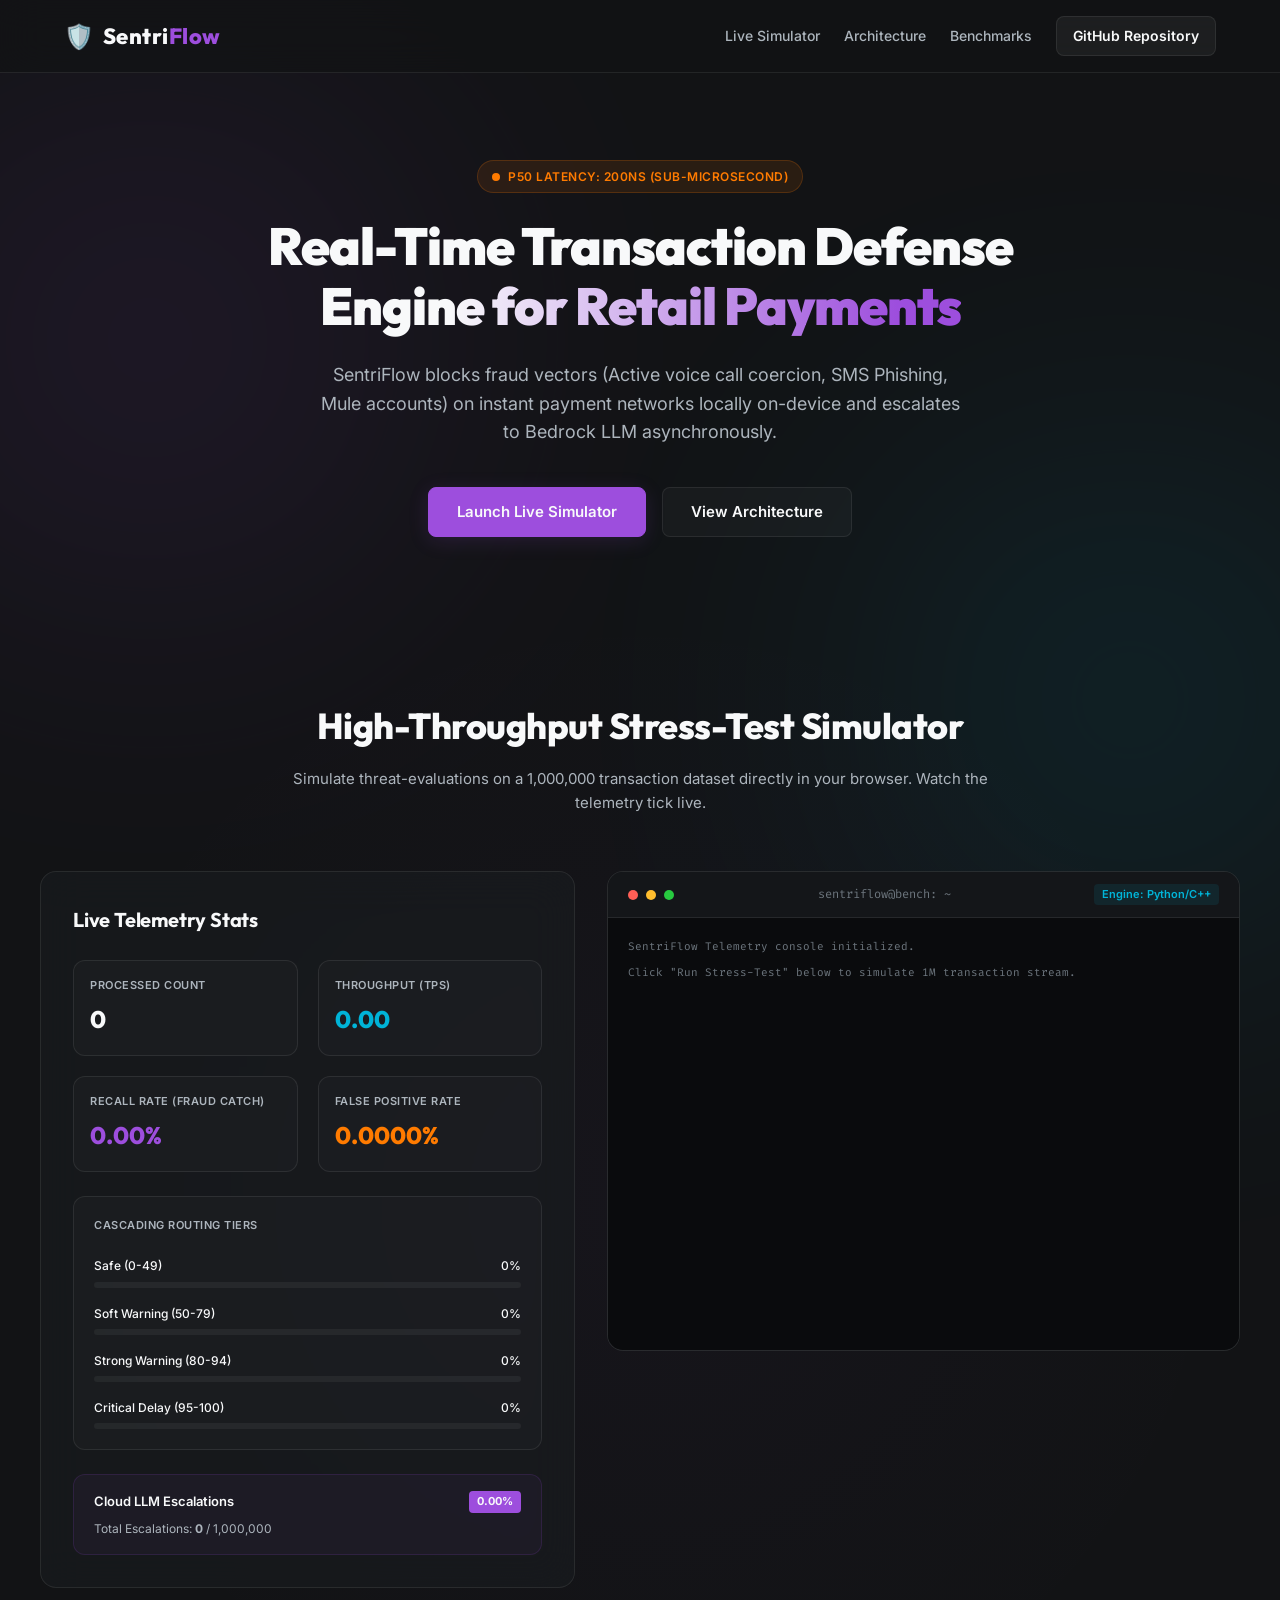
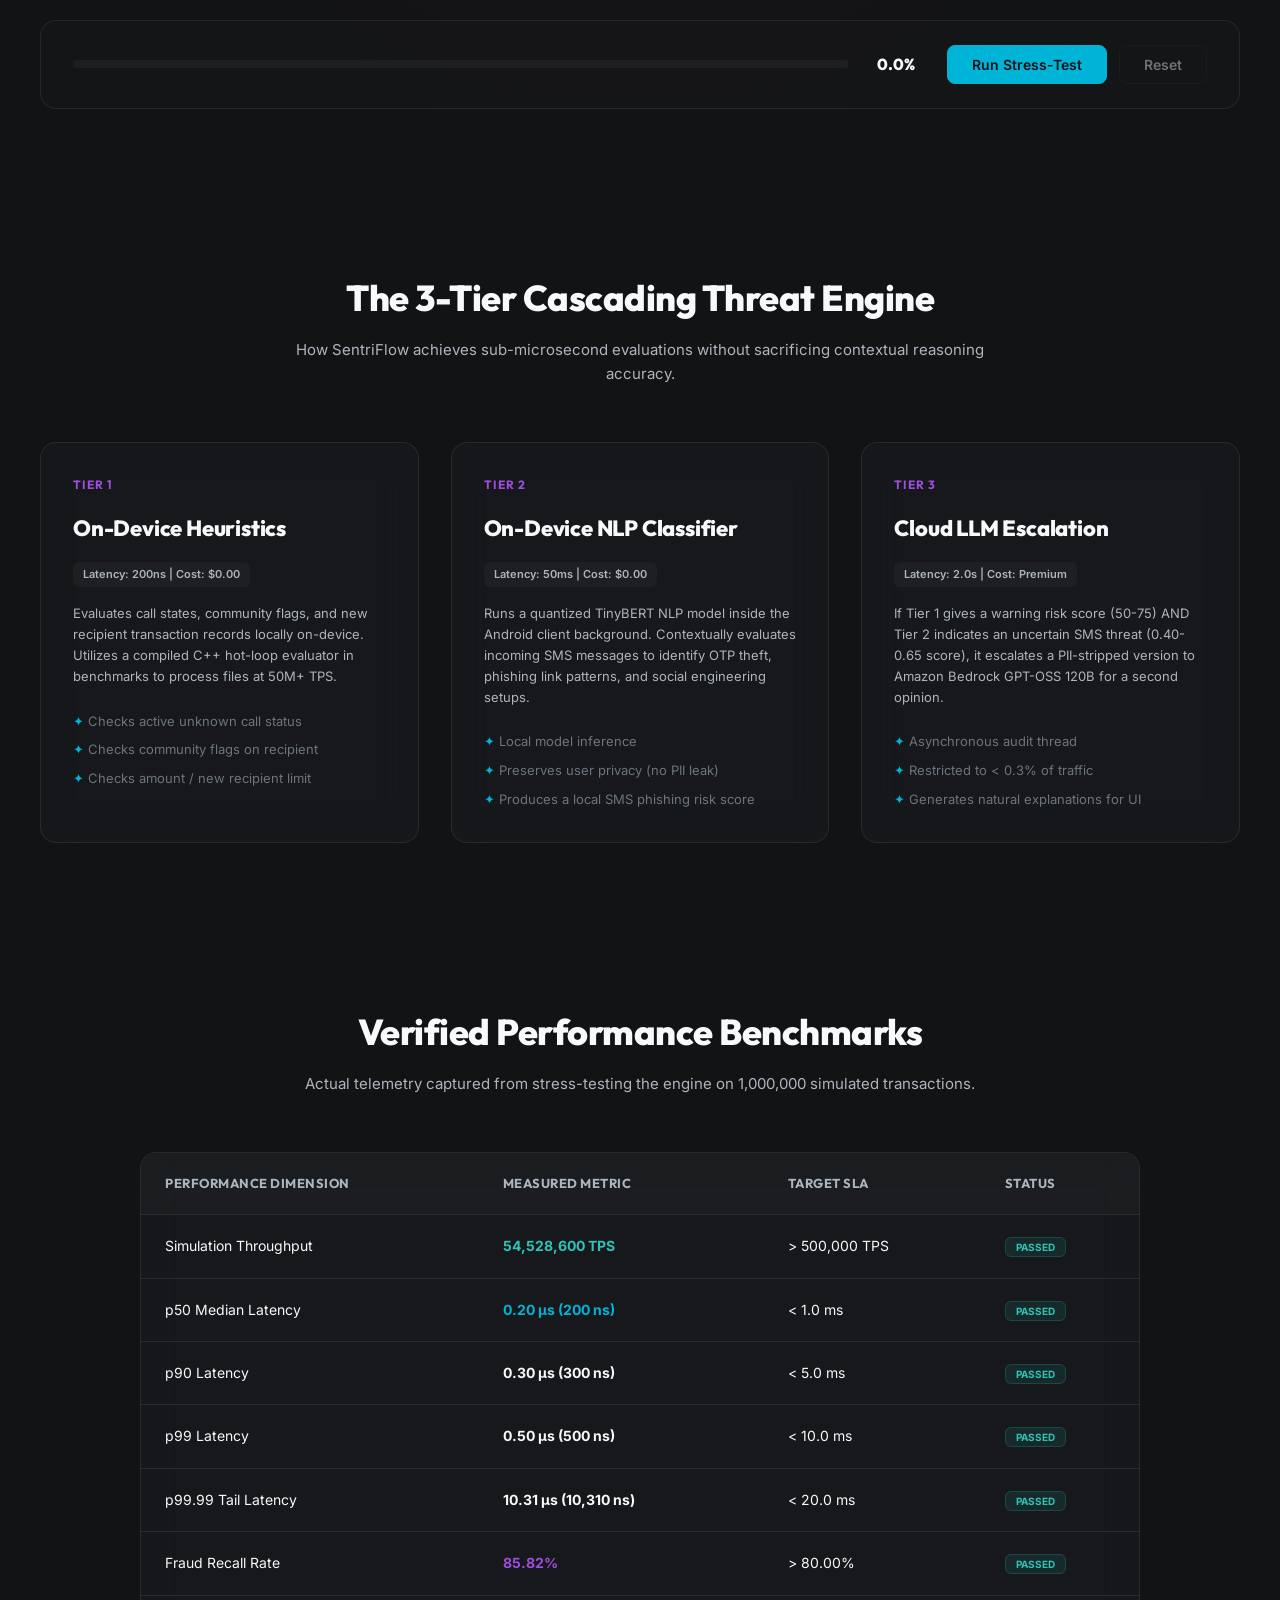
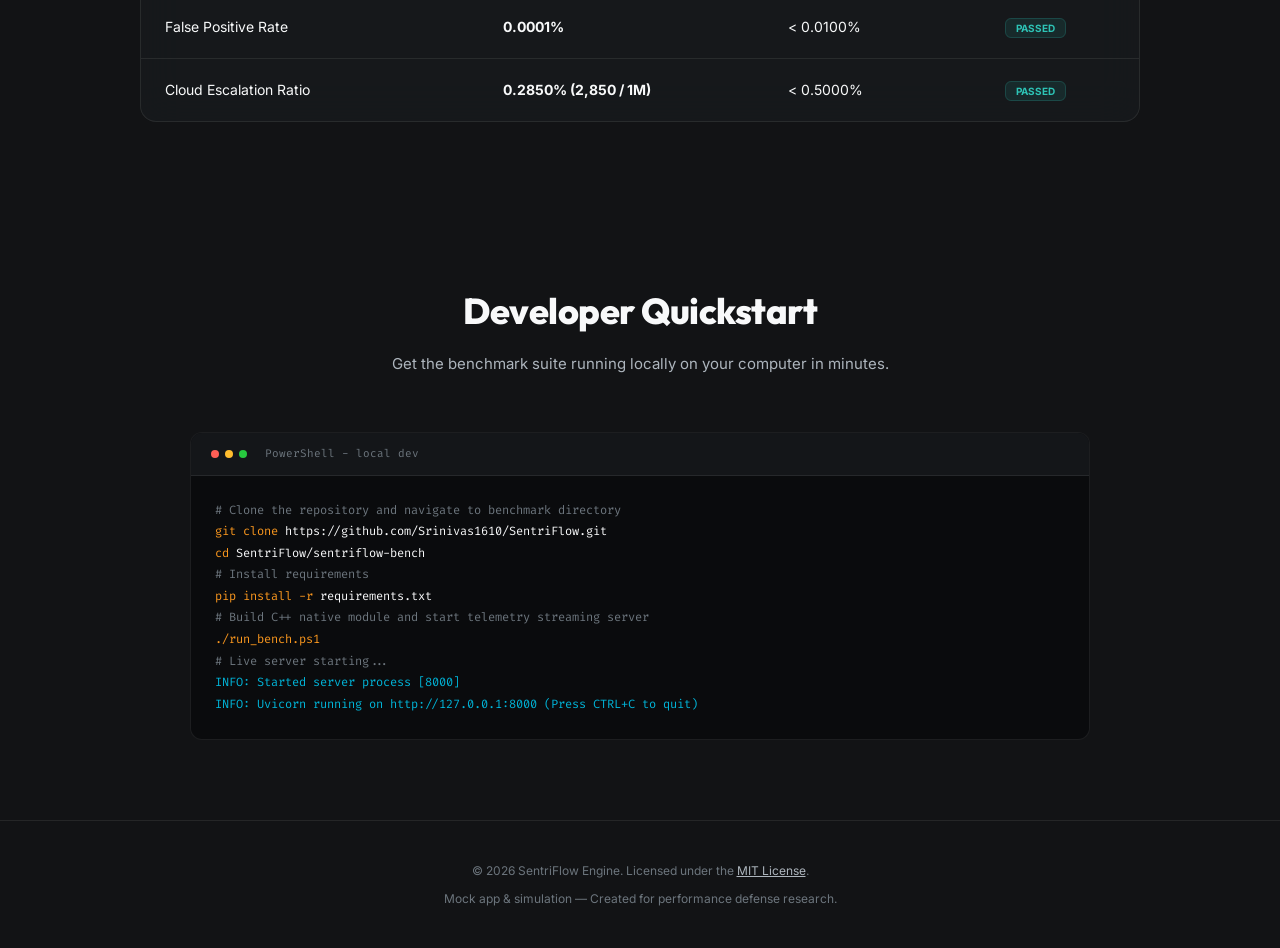
<file: docs/index.html>
<!DOCTYPE html>
<html lang="en">
<head>
  <meta charset="UTF-8">
  <meta name="viewport" content="width=device-width, initial-scale=1.0">
  <meta name="description" content="SentriFlow - Sub-Microsecond Real-Time Transaction Defense Engine for UPI Payments. Live stress-test simulation and benchmarks.">
  <title>SentriFlow | Sub-Microsecond Real-Time Transaction Defense</title>
  
  <!-- Fonts -->
  <link rel="preconnect" href="https://fonts.googleapis.com">
  <link rel="preconnect" href="https://fonts.gstatic.com" crossorigin>
  <link href="https://fonts.googleapis.com/css2?family=Inter:wght@300;400;500;600;700;800&family=Outfit:wght@400;500;600;700;800;900&family=Fira+Code:wght@400;500;600&display=swap" rel="stylesheet">
  
  <!-- Styling -->
  <link rel="stylesheet" href="style.css">
</head>
<body>

  <!-- Background Glowing Blobs -->
  <div class="glow-blob blob-1"></div>
  <div class="glow-blob blob-2"></div>

  <!-- Header -->
  <header>
    <div class="header-container">
      <div class="logo" id="logo-branding">
        <span class="logo-shield">🛡️</span>
        <span class="logo-text">Sentri<span>Flow</span></span>
      </div>
      <div class="header-links">
        <a href="#simulator" class="nav-link">Live Simulator</a>
        <a href="#architecture" class="nav-link">Architecture</a>
        <a href="#benchmarks" class="nav-link">Benchmarks</a>
        <a href="https://github.com/Srinivas1610/SentriFlow" target="_blank" class="nav-btn" id="github-link">GitHub Repository</a>
      </div>
    </div>
  </header>

  <!-- Hero Section -->
  <section class="hero-section">
    <div class="hero-container">
      <div class="hero-badge">
        <span class="pulse-dot"></span>
        <span class="badge-text">p50 Latency: 200ns (Sub-Microsecond)</span>
      </div>
      <h1 class="hero-title" id="main-title">
        Real-Time Transaction Defense <br>
        <span>Engine for Retail Payments</span>
      </h1>
      <p class="hero-subtitle">
        SentriFlow blocks fraud vectors (Active voice call coercion, SMS Phishing, Mule accounts) on instant payment networks locally on-device and escalates to Bedrock LLM asynchronously.
      </p>
      <div class="hero-cta">
        <a href="#simulator" class="cta-btn primary-btn">Launch Live Simulator</a>
        <a href="#architecture" class="cta-btn secondary-btn">View Architecture</a>
      </div>
    </div>
  </section>

  <!-- Simulator Section -->
  <section id="simulator" class="simulator-section">
    <div class="simulator-container">
      <div class="section-header">
        <h2 class="section-title">High-Throughput Stress-Test Simulator</h2>
        <p class="section-subtitle">Simulate threat-evaluations on a 1,000,000 transaction dataset directly in your browser. Watch the telemetry tick live.</p>
      </div>

      <div class="simulator-grid">
        <!-- Telemetry Stats Panel -->
        <div class="simulator-card stats-card">
          <h3 class="card-title">Live Telemetry Stats</h3>
          
          <div class="stats-grid">
            <div class="stat-box">
              <span class="stat-label">Processed Count</span>
              <span class="stat-value" id="stat-processed">0</span>
            </div>
            
            <div class="stat-box">
              <span class="stat-label">Throughput (TPS)</span>
              <span class="stat-value text-cyan" id="stat-tps">0.00</span>
            </div>
            
            <div class="stat-box">
              <span class="stat-label">Recall Rate (Fraud Catch)</span>
              <span class="stat-value text-purple" id="stat-recall">0.00%</span>
            </div>
            
            <div class="stat-box">
              <span class="stat-label">False Positive Rate</span>
              <span class="stat-value text-orange" id="stat-fpr">0.0000%</span>
            </div>
          </div>

          <div class="bar-chart-container">
            <span class="stat-label">Cascading Routing Tiers</span>
            <div class="tier-bar-wrapper">
              <div class="tier-bar-info">
                <span>Safe (0-49)</span>
                <span id="pct-safe">0%</span>
              </div>
              <div class="progress-track">
                <div class="progress-fill bg-green" id="bar-safe" style="width: 0%"></div>
              </div>
            </div>

            <div class="tier-bar-wrapper">
              <div class="tier-bar-info">
                <span>Soft Warning (50-79)</span>
                <span id="pct-soft">0%</span>
              </div>
              <div class="progress-track">
                <div class="progress-fill bg-yellow" id="bar-soft" style="width: 0%"></div>
              </div>
            </div>

            <div class="tier-bar-wrapper">
              <div class="tier-bar-info">
                <span>Strong Warning (80-94)</span>
                <span id="pct-strong">0%</span>
              </div>
              <div class="progress-track">
                <div class="progress-fill bg-orange" id="bar-strong" style="width: 0%"></div>
              </div>
            </div>

            <div class="tier-bar-wrapper">
              <div class="tier-bar-info">
                <span>Critical Delay (95-100)</span>
                <span id="pct-critical">0%</span>
              </div>
              <div class="progress-track">
                <div class="progress-fill bg-red" id="bar-critical" style="width: 0%"></div>
              </div>
            </div>
          </div>

          <div class="cloud-escalation-info">
            <div class="esc-header">
              <span>Cloud LLM Escalations</span>
              <span class="badge-purple" id="stat-escalations-pct">0.00%</span>
            </div>
            <div class="esc-body">
              Total Escalations: <span id="stat-escalations-count" class="bold">0</span> / 1,000,000
            </div>
          </div>
        </div>

        <!-- Terminal Console Panel -->
        <div class="simulator-card console-card">
          <div class="console-header">
            <div class="console-buttons">
              <span class="c-btn red-btn"></span>
              <span class="c-btn yellow-btn"></span>
              <span class="c-btn green-btn"></span>
            </div>
            <div class="console-title">sentriflow@bench: ~</div>
            <div class="console-engine-mode" id="console-mode">Engine: Python/C++</div>
          </div>
          
          <div class="console-body" id="console-log">
            <div class="console-line text-gray">SentriFlow Telemetry console initialized.</div>
            <div class="console-line text-gray">Click "Run Stress-Test" below to simulate 1M transaction stream.</div>
          </div>
        </div>
      </div>

      <!-- Controls and Progress -->
      <div class="simulator-controls">
        <div class="controls-progress-wrapper">
          <div class="progress-bar-container">
            <div class="progress-bar-fill" id="main-progress-bar" style="width: 0%"></div>
          </div>
          <span class="progress-pct-label" id="main-progress-label">0.0%</span>
        </div>
        
        <div class="controls-btn-group">
          <button class="btn control-btn run-btn" id="btn-run" onclick="startStressTest()">Run Stress-Test</button>
          <button class="btn control-btn reset-btn" id="btn-reset" onclick="resetStressTest()" disabled>Reset</button>
        </div>
      </div>
    </div>
  </section>

  <!-- Architecture Section -->
  <section id="architecture" class="architecture-section">
    <div class="architecture-container">
      <div class="section-header">
        <h2 class="section-title">The 3-Tier Cascading Threat Engine</h2>
        <p class="section-subtitle">How SentriFlow achieves sub-microsecond evaluations without sacrificing contextual reasoning accuracy.</p>
      </div>

      <div class="architecture-grid">
        <!-- Tier 1 -->
        <div class="arch-card">
          <div class="arch-number">Tier 1</div>
          <h3 class="arch-title">On-Device Heuristics</h3>
          <div class="arch-metric">Latency: 200ns | Cost: $0.00</div>
          <p class="arch-desc">
            Evaluates call states, community flags, and new recipient transaction records locally on-device. Utilizes a compiled C++ hot-loop evaluator in benchmarks to process files at 50M+ TPS.
          </p>
          <ul class="arch-list">
            <li>Checks active unknown call status</li>
            <li>Checks community flags on recipient</li>
            <li>Checks amount / new recipient limit</li>
          </ul>
        </div>

        <!-- Tier 2 -->
        <div class="arch-card">
          <div class="arch-number">Tier 2</div>
          <h3 class="arch-title">On-Device NLP Classifier</h3>
          <div class="arch-metric">Latency: 50ms | Cost: $0.00</div>
          <p class="arch-desc">
            Runs a quantized TinyBERT NLP model inside the Android client background. Contextually evaluates incoming SMS messages to identify OTP theft, phishing link patterns, and social engineering setups.
          </p>
          <ul class="arch-list">
            <li>Local model inference</li>
            <li>Preserves user privacy (no PII leak)</li>
            <li>Produces a local SMS phishing risk score</li>
          </ul>
        </div>

        <!-- Tier 3 -->
        <div class="arch-card">
          <div class="arch-number">Tier 3</div>
          <h3 class="arch-title">Cloud LLM Escalation</h3>
          <div class="arch-metric">Latency: 2.0s | Cost: Premium</div>
          <p class="arch-desc">
            If Tier 1 gives a warning risk score (50-75) AND Tier 2 indicates an uncertain SMS threat (0.40-0.65 score), it escalates a PII-stripped version to Amazon Bedrock GPT-OSS 120B for a second opinion.
          </p>
          <ul class="arch-list">
            <li>Asynchronous audit thread</li>
            <li>Restricted to &lt; 0.3% of traffic</li>
            <li>Generates natural explanations for UI</li>
          </ul>
        </div>
      </div>
    </div>
  </section>

  <!-- Benchmarks Section -->
  <section id="benchmarks" class="benchmarks-section">
    <div class="benchmarks-container">
      <div class="section-header">
        <h2 class="section-title">Verified Performance Benchmarks</h2>
        <p class="section-subtitle">Actual telemetry captured from stress-testing the engine on 1,000,000 simulated transactions.</p>
      </div>

      <div class="bench-table-wrapper">
        <table class="bench-table">
          <thead>
            <tr>
              <th>Performance Dimension</th>
              <th>Measured Metric</th>
              <th>Target SLA</th>
              <th>Status</th>
            </tr>
          </thead>
          <tbody>
            <tr>
              <td>Simulation Throughput</td>
              <td class="bold text-green">54,528,600 TPS</td>
              <td>&gt; 500,000 TPS</td>
              <td><span class="tag-status pass">Passed</span></td>
            </tr>
            <tr>
              <td>p50 Median Latency</td>
              <td class="bold text-cyan">0.20 μs (200 ns)</td>
              <td>&lt; 1.0 ms</td>
              <td><span class="tag-status pass">Passed</span></td>
            </tr>
            <tr>
              <td>p90 Latency</td>
              <td class="bold">0.30 μs (300 ns)</td>
              <td>&lt; 5.0 ms</td>
              <td><span class="tag-status pass">Passed</span></td>
            </tr>
            <tr>
              <td>p99 Latency</td>
              <td class="bold">0.50 μs (500 ns)</td>
              <td>&lt; 10.0 ms</td>
              <td><span class="tag-status pass">Passed</span></td>
            </tr>
            <tr>
              <td>p99.99 Tail Latency</td>
              <td class="bold">10.31 μs (10,310 ns)</td>
              <td>&lt; 20.0 ms</td>
              <td><span class="tag-status pass">Passed</span></td>
            </tr>
            <tr>
              <td>Fraud Recall Rate</td>
              <td class="bold text-purple">85.82%</td>
              <td>&gt; 80.00%</td>
              <td><span class="tag-status pass">Passed</span></td>
            </tr>
            <tr>
              <td>False Positive Rate</td>
              <td class="bold">0.0001%</td>
              <td>&lt; 0.0100%</td>
              <td><span class="tag-status pass">Passed</span></td>
            </tr>
            <tr>
              <td>Cloud Escalation Ratio</td>
              <td class="bold">0.2850% (2,850 / 1M)</td>
              <td>&lt; 0.5000%</td>
              <td><span class="tag-status pass">Passed</span></td>
            </tr>
          </tbody>
        </table>
      </div>
    </div>
  </section>

  <!-- Quickstart Section -->
  <section class="quickstart-section">
    <div class="quickstart-container">
      <div class="section-header">
        <h2 class="section-title">Developer Quickstart</h2>
        <p class="section-subtitle">Get the benchmark suite running locally on your computer in minutes.</p>
      </div>

      <div class="terminal-mock">
        <div class="terminal-header">
          <div class="t-dot t-red"></div>
          <div class="t-dot t-yellow"></div>
          <div class="t-dot t-green"></div>
          <span class="terminal-tab">PowerShell - local dev</span>
        </div>
        <div class="terminal-content">
          <div class="term-line"><span class="term-comment"># Clone the repository and navigate to benchmark directory</span></div>
          <div class="term-line"><span class="term-cmd">git clone</span> https://github.com/Srinivas1610/SentriFlow.git</div>
          <div class="term-line"><span class="term-cmd">cd</span> SentriFlow/sentriflow-bench</div>
          <div class="term-line"></div>
          <div class="term-line"><span class="term-comment"># Install requirements</span></div>
          <div class="term-line"><span class="term-cmd">pip install -r</span> requirements.txt</div>
          <div class="term-line"></div>
          <div class="term-line"><span class="term-comment"># Build C++ native module and start telemetry streaming server</span></div>
          <div class="term-line"><span class="term-cmd">./run_bench.ps1</span></div>
          <div class="term-line"></div>
          <div class="term-line"><span class="term-comment"># Live server starting...</span></div>
          <div class="term-line text-cyan">INFO:     Started server process [8000]</div>
          <div class="term-line text-cyan">INFO:     Uvicorn running on http://127.0.0.1:8000 (Press CTRL+C to quit)</div>
        </div>
      </div>
    </div>
  </section>

  <!-- Footer -->
  <footer>
    <div class="footer-container">
      <p>&copy; 2026 SentriFlow Engine. Licensed under the <a href="https://github.com/Srinivas1610/SentriFlow/blob/master/LICENSE" target="_blank">MIT License</a>.</p>
      <p>Mock app & simulation — Created for performance defense research.</p>
    </div>
  </footer>

  <!-- Script -->
  <script src="app.js"></script>
</body>
</html>
</file>
<file: docs/style.css>
/* SentriFlow Design System CSS - Tactile Graphite + Neon Glow */

/* Reset & Variables */
:root {
  --bg-base: #121315;
  --bg-card: rgba(26, 28, 32, 0.65);
  --bg-card-hover: rgba(36, 38, 44, 0.8);
  --bg-console: #0a0b0d;
  --border-color: rgba(255, 255, 255, 0.08);
  
  --primary-purple: #9d4edd;
  --primary-glow: rgba(157, 78, 221, 0.15);
  --cyan-accent: #00b4d8;
  --cyan-glow: rgba(0, 180, 216, 0.15);
  
  --text-primary: #f8f9fa;
  --text-secondary: #adb5bd;
  --text-muted: #6c757d;
  
  --color-safe: #2ec4b6;
  --color-soft: #ffbf00;
  --color-strong: #ff7b00;
  --color-critical: #e63946;
  
  --font-display: 'Outfit', -apple-system, BlinkMacSystemFont, "Segoe UI", Roboto, sans-serif;
  --font-body: 'Inter', -apple-system, BlinkMacSystemFont, "Segoe UI", Roboto, sans-serif;
  --font-mono: 'Fira Code', monospace;
  
  --transition-smooth: all 0.3s cubic-bezier(0.16, 1, 0.3, 1);
}

* {
  margin: 0;
  padding: 0;
  box-sizing: border-box;
}

html {
  scroll-behavior: smooth;
}

body {
  background-color: var(--bg-base);
  color: var(--text-primary);
  font-family: var(--font-body);
  line-height: 1.6;
  overflow-x: hidden;
}

/* Background Glowing Blobs */
.glow-blob {
  position: absolute;
  width: 500px;
  height: 500px;
  border-radius: 50%;
  filter: blur(150px);
  z-index: -1;
  pointer-events: none;
  opacity: 0.12;
}

.blob-1 {
  background-color: var(--primary-purple);
  top: 10%;
  left: -100px;
}

.blob-2 {
  background-color: var(--cyan-accent);
  top: 50%;
  right: -100px;
}

/* Global Helpers */
a {
  color: inherit;
  text-decoration: none;
}

.text-cyan { color: var(--cyan-accent); }
.text-purple { color: var(--primary-purple); }
.text-orange { color: var(--color-strong); }
.text-green { color: var(--color-safe); }
.text-gray { color: var(--text-muted); }
.bold { font-weight: 700; }

/* Header */
header {
  position: fixed;
  top: 0;
  left: 0;
  width: 100%;
  z-index: 100;
  background: rgba(18, 19, 21, 0.7);
  backdrop-filter: blur(20px);
  border-bottom: 1px solid var(--border-color);
  transition: var(--transition-smooth);
}

.header-container {
  max-width: 1200px;
  margin: 0 auto;
  padding: 16px 24px;
  display: flex;
  justify-content: space-between;
  align-items: center;
}

.logo {
  display: flex;
  align-items: center;
  gap: 8px;
  font-family: var(--font-display);
  font-size: 22px;
  font-weight: 800;
  letter-spacing: 0.5px;
}

.logo-shield {
  font-size: 24px;
}

.logo-text span {
  color: var(--primary-purple);
}

.header-links {
  display: flex;
  align-items: center;
  gap: 24px;
}

.nav-link {
  font-size: 14px;
  font-weight: 500;
  color: var(--text-secondary);
  transition: var(--transition-smooth);
}

.nav-link:hover {
  color: var(--text-primary);
}

.nav-btn {
  font-size: 14px;
  font-weight: 600;
  padding: 8px 16px;
  background: rgba(255, 255, 255, 0.05);
  border: 1px solid var(--border-color);
  border-radius: 8px;
  transition: var(--transition-smooth);
}

.nav-btn:hover {
  background: var(--primary-purple);
  border-color: var(--primary-purple);
  box-shadow: 0 0 15px var(--primary-glow);
}

/* Hero Section */
.hero-section {
  padding: 160px 24px 80px 24px;
  display: flex;
  justify-content: center;
  text-align: center;
}

.hero-container {
  max-width: 800px;
  display: flex;
  flex-direction: column;
  align-items: center;
}

.hero-badge {
  display: flex;
  align-items: center;
  gap: 8px;
  background: rgba(255, 123, 0, 0.1);
  border: 1px solid rgba(255, 123, 0, 0.2);
  padding: 6px 14px;
  border-radius: 20px;
  margin-bottom: 24px;
}

.pulse-dot {
  width: 8px;
  height: 8px;
  background-color: var(--color-strong);
  border-radius: 50%;
  animation: pulse 1.8s infinite;
}

@keyframes pulse {
  0% { transform: scale(0.9); opacity: 0.6; }
  50% { transform: scale(1.2); opacity: 1; box-shadow: 0 0 10px var(--color-strong); }
  100% { transform: scale(0.9); opacity: 0.6; }
}

.badge-text {
  font-size: 12px;
  font-weight: 600;
  color: var(--color-strong);
  letter-spacing: 0.5px;
  text-transform: uppercase;
}

.hero-title {
  font-family: var(--font-display);
  font-size: 52px;
  font-weight: 900;
  line-height: 1.15;
  letter-spacing: -1px;
  margin-bottom: 24px;
}

.hero-title span {
  background: linear-gradient(90deg, var(--text-primary) 20%, var(--primary-purple) 90%);
  -webkit-background-clip: text;
  -webkit-text-fill-color: transparent;
}

.hero-subtitle {
  font-size: 18px;
  color: var(--text-secondary);
  max-width: 640px;
  margin-bottom: 40px;
  font-weight: 400;
}

.hero-cta {
  display: flex;
  gap: 16px;
}

.cta-btn {
  font-size: 15px;
  font-weight: 600;
  padding: 12px 28px;
  border-radius: 8px;
  transition: var(--transition-smooth);
}

.primary-btn {
  background: var(--primary-purple);
  border: 1px solid var(--primary-purple);
  box-shadow: 0 4px 20px var(--primary-glow);
}

.primary-btn:hover {
  transform: translateY(-2px);
  box-shadow: 0 8px 25px rgba(157, 78, 221, 0.35);
}

.secondary-btn {
  background: rgba(255, 255, 255, 0.03);
  border: 1px solid var(--border-color);
}

.secondary-btn:hover {
  background: rgba(255, 255, 255, 0.08);
  transform: translateY(-2px);
}

/* Sections Global */
section {
  padding: 80px 24px;
}

.section-header {
  text-align: center;
  max-width: 700px;
  margin: 0 auto 56px auto;
}

.section-title {
  font-family: var(--font-display);
  font-size: 36px;
  font-weight: 800;
  letter-spacing: -0.5px;
  margin-bottom: 12px;
}

.section-subtitle {
  font-size: 15px;
  color: var(--text-secondary);
}

.simulator-card, .arch-card {
  background: var(--bg-card);
  backdrop-filter: blur(20px);
  border: 1px solid var(--border-color);
  border-radius: 16px;
  padding: 32px;
  transition: var(--transition-smooth);
}

.simulator-card:hover, .arch-card:hover {
  border-color: rgba(255, 255, 255, 0.15);
}

/* Simulator Section */
.simulator-section {
  background: radial-gradient(circle at center, rgba(157, 78, 221, 0.03) 0%, transparent 70%);
}

.simulator-container {
  max-width: 1200px;
  margin: 0 auto;
}

.simulator-grid {
  display: grid;
  grid-template-columns: 1.1fr 1.3fr;
  gap: 32px;
  margin-bottom: 32px;
}

/* Telemetry Card */
.stats-card {
  display: flex;
  flex-direction: column;
  gap: 24px;
}

.card-title {
  font-family: var(--font-display);
  font-size: 20px;
  font-weight: 700;
  letter-spacing: -0.2px;
}

.stats-grid {
  display: grid;
  grid-template-columns: 1fr 1fr;
  gap: 20px;
}

.stat-box {
  background: rgba(255, 255, 255, 0.02);
  border: 1px solid var(--border-color);
  border-radius: 12px;
  padding: 16px;
  display: flex;
  flex-direction: column;
}

.stat-label {
  font-size: 11px;
  font-weight: 600;
  color: var(--text-secondary);
  text-transform: uppercase;
  letter-spacing: 0.5px;
  margin-bottom: 6px;
}

.stat-value {
  font-family: var(--font-display);
  font-size: 24px;
  font-weight: 800;
}

/* Bar Chart */
.bar-chart-container {
  background: rgba(255, 255, 255, 0.02);
  border: 1px solid var(--border-color);
  border-radius: 12px;
  padding: 20px;
  display: flex;
  flex-direction: column;
  gap: 16px;
}

.tier-bar-wrapper {
  display: flex;
  flex-direction: column;
  gap: 6px;
}

.tier-bar-info {
  display: flex;
  justify-content: space-between;
  font-size: 12px;
  font-weight: 500;
}

.progress-track {
  width: 100%;
  height: 6px;
  background: rgba(255, 255, 255, 0.05);
  border-radius: 3px;
  overflow: hidden;
}

.progress-fill {
  height: 100%;
  border-radius: 3px;
  width: 0%;
  transition: width 0.1s linear;
}

.bg-green { background-color: var(--color-safe); }
.bg-yellow { background-color: var(--color-soft); }
.bg-orange { background-color: var(--color-strong); }
.bg-red { background-color: var(--color-critical); }

.cloud-escalation-info {
  background: rgba(157, 78, 221, 0.05);
  border: 1px solid rgba(157, 78, 221, 0.15);
  border-radius: 12px;
  padding: 16px 20px;
  display: flex;
  flex-direction: column;
  gap: 6px;
}

.esc-header {
  display: flex;
  justify-content: space-between;
  align-items: center;
  font-size: 13px;
  font-weight: 600;
}

.badge-purple {
  background-color: var(--primary-purple);
  padding: 2px 8px;
  border-radius: 4px;
  font-size: 11px;
  font-weight: 700;
}

.esc-body {
  font-size: 12px;
  color: var(--text-secondary);
}

/* Console Card */
.console-card {
  padding: 0;
  display: flex;
  flex-direction: column;
  overflow: hidden;
  height: 480px;
}

.console-header {
  background: #141619;
  border-bottom: 1px solid var(--border-color);
  padding: 12px 20px;
  display: flex;
  align-items: center;
  justify-content: space-between;
}

.console-buttons {
  display: flex;
  gap: 8px;
}

.c-btn {
  width: 10px;
  height: 10px;
  border-radius: 50%;
  display: inline-block;
}

.red-btn { background-color: #ff5f56; }
.yellow-btn { background-color: #ffbd2e; }
.green-btn { background-color: #27c93f; }

.console-title {
  font-family: var(--font-mono);
  font-size: 12px;
  color: var(--text-muted);
}

.console-engine-mode {
  font-size: 11px;
  font-weight: 600;
  color: var(--cyan-accent);
  background: rgba(0, 180, 216, 0.1);
  padding: 2px 8px;
  border-radius: 4px;
}

.console-body {
  background: var(--bg-console);
  flex-grow: 1;
  padding: 20px;
  overflow-y: auto;
  font-family: var(--font-mono);
  font-size: 11px;
  line-height: 1.6;
  display: flex;
  flex-direction: column;
  gap: 8px;
}

.console-line {
  word-break: break-all;
}

/* Badge tags in console */
.tag {
  font-size: 9px;
  font-weight: 700;
  padding: 1px 4px;
  border-radius: 3px;
  text-transform: uppercase;
  margin-right: 4px;
  display: inline-block;
}

.tag-safe { background: rgba(46, 196, 182, 0.15); color: var(--color-safe); }
.tag-soft { background: rgba(255, 191, 0, 0.15); color: var(--color-soft); }
.tag-strong { background: rgba(255, 123, 0, 0.15); color: var(--color-strong); }
.tag-critical { background: rgba(230, 57, 70, 0.15); color: var(--color-critical); }
.tag-esc { background: rgba(157, 78, 221, 0.15); color: var(--primary-purple); }

/* Controls and progress bar */
.simulator-controls {
  background: rgba(255, 255, 255, 0.01);
  border: 1px solid var(--border-color);
  border-radius: 16px;
  padding: 24px 32px;
  display: flex;
  justify-content: space-between;
  align-items: center;
  gap: 32px;
}

.controls-progress-wrapper {
  display: flex;
  align-items: center;
  gap: 16px;
  flex-grow: 1;
}

.progress-bar-container {
  height: 8px;
  background: rgba(255, 255, 255, 0.04);
  border-radius: 4px;
  flex-grow: 1;
  overflow: hidden;
}

.progress-bar-fill {
  height: 100%;
  width: 0%;
  background: linear-gradient(90deg, var(--cyan-accent), var(--primary-purple));
  border-radius: 4px;
  transition: width 0.1s linear;
}

.progress-pct-label {
  font-family: var(--font-display);
  font-size: 16px;
  font-weight: 800;
  width: 50px;
  text-align: right;
}

.controls-btn-group {
  display: flex;
  gap: 12px;
}

.btn {
  font-family: var(--font-body);
  font-size: 14px;
  font-weight: 600;
  padding: 10px 24px;
  border-radius: 8px;
  cursor: pointer;
  transition: var(--transition-smooth);
}

.run-btn {
  background: var(--cyan-accent);
  border: 1px solid var(--cyan-accent);
  color: #121315;
}

.run-btn:hover:not(:disabled) {
  background: #33c9eb;
  border-color: #33c9eb;
  box-shadow: 0 0 15px var(--cyan-glow);
}

.reset-btn {
  background: transparent;
  border: 1px solid var(--border-color);
  color: var(--text-primary);
}

.reset-btn:hover:not(:disabled) {
  background: rgba(255, 255, 255, 0.05);
  border-color: rgba(255, 255, 255, 0.2);
}

.btn:disabled {
  opacity: 0.4;
  cursor: not-allowed;
}

/* Architecture Section */
.architecture-container {
  max-width: 1200px;
  margin: 0 auto;
}

.architecture-grid {
  display: grid;
  grid-template-columns: repeat(3, 1fr);
  gap: 32px;
}

.arch-card {
  display: flex;
  flex-direction: column;
  gap: 16px;
  position: relative;
}

.arch-card:hover {
  transform: translateY(-4px);
}

.arch-number {
  font-family: var(--font-display);
  font-size: 12px;
  font-weight: 700;
  text-transform: uppercase;
  letter-spacing: 1px;
  color: var(--primary-purple);
}

.arch-title {
  font-family: var(--font-display);
  font-size: 22px;
  font-weight: 800;
  letter-spacing: -0.2px;
}

.arch-metric {
  font-size: 11px;
  font-weight: 600;
  background: rgba(255, 255, 255, 0.03);
  padding: 4px 10px;
  border-radius: 6px;
  align-self: flex-start;
  color: var(--text-secondary);
}

.arch-desc {
  font-size: 13px;
  color: var(--text-secondary);
}

.arch-list {
  font-size: 13px;
  color: var(--text-muted);
  list-style-type: none;
  display: flex;
  flex-direction: column;
  gap: 8px;
  margin-top: 8px;
}

.arch-list li::before {
  content: "✦ ";
  color: var(--cyan-accent);
}

/* Benchmarks Section */
.benchmarks-container {
  max-width: 1000px;
  margin: 0 auto;
}

.bench-table-wrapper {
  background: var(--bg-card);
  border: 1px solid var(--border-color);
  border-radius: 16px;
  overflow: hidden;
  backdrop-filter: blur(20px);
}

.bench-table {
  width: 100%;
  border-collapse: collapse;
  text-align: left;
  font-size: 14px;
}

.bench-table th, .bench-table td {
  padding: 20px 24px;
  border-bottom: 1px solid var(--border-color);
}

.bench-table th {
  background: rgba(255, 255, 255, 0.02);
  font-family: var(--font-display);
  font-weight: 700;
  color: var(--text-secondary);
  font-size: 13px;
  text-transform: uppercase;
  letter-spacing: 0.5px;
}

.bench-table tr:last-child td {
  border-bottom: none;
}

.tag-status {
  font-size: 10px;
  font-weight: 700;
  text-transform: uppercase;
  padding: 3px 10px;
  border-radius: 6px;
}

.pass {
  background: rgba(46, 196, 182, 0.1);
  color: var(--color-safe);
  border: 1px solid rgba(46, 196, 182, 0.2);
}

/* Quickstart Section */
.quickstart-container {
  max-width: 900px;
  margin: 0 auto;
}

.terminal-mock {
  background: var(--bg-console);
  border: 1px solid var(--border-color);
  border-radius: 12px;
  overflow: hidden;
}

.terminal-header {
  background: #141619;
  border-bottom: 1px solid var(--border-color);
  padding: 12px 20px;
  display: flex;
  align-items: center;
  gap: 6px;
}

.t-dot {
  width: 8px;
  height: 8px;
  border-radius: 50%;
}

.t-red { background: #ff5f56; }
.t-yellow { background: #ffbd2e; }
.t-green { background: #27c93f; }

.terminal-tab {
  font-family: var(--font-mono);
  font-size: 11px;
  color: var(--text-muted);
  margin-left: 12px;
}

.terminal-content {
  padding: 24px;
  font-family: var(--font-mono);
  font-size: 12px;
  line-height: 1.8;
}

.term-comment { color: var(--text-muted); }
.term-cmd { color: #f8961e; }

/* Footer */
footer {
  border-top: 1px solid var(--border-color);
  padding: 40px 24px;
  text-align: center;
}

.footer-container {
  max-width: 1200px;
  margin: 0 auto;
  display: flex;
  flex-direction: column;
  gap: 8px;
  font-size: 12px;
  color: var(--text-muted);
}

.footer-container a {
  color: var(--text-secondary);
  text-decoration: underline;
}

.footer-container a:hover {
  color: var(--text-primary);
}

/* Responsive */
@media (max-width: 992px) {
  .simulator-grid {
    grid-template-columns: 1fr;
  }
  .architecture-grid {
    grid-template-columns: 1fr;
  }
  .hero-title {
    font-size: 40px;
  }
}

@media (max-width: 600px) {
  .header-links {
    display: none;
  }
  .simulator-controls {
    flex-direction: column;
    align-items: stretch;
    gap: 20px;
  }
  .controls-progress-wrapper {
    width: 100%;
  }
  .stats-grid {
    grid-template-columns: 1fr;
  }
  .hero-title {
    font-size: 32px;
  }
}
</file>
